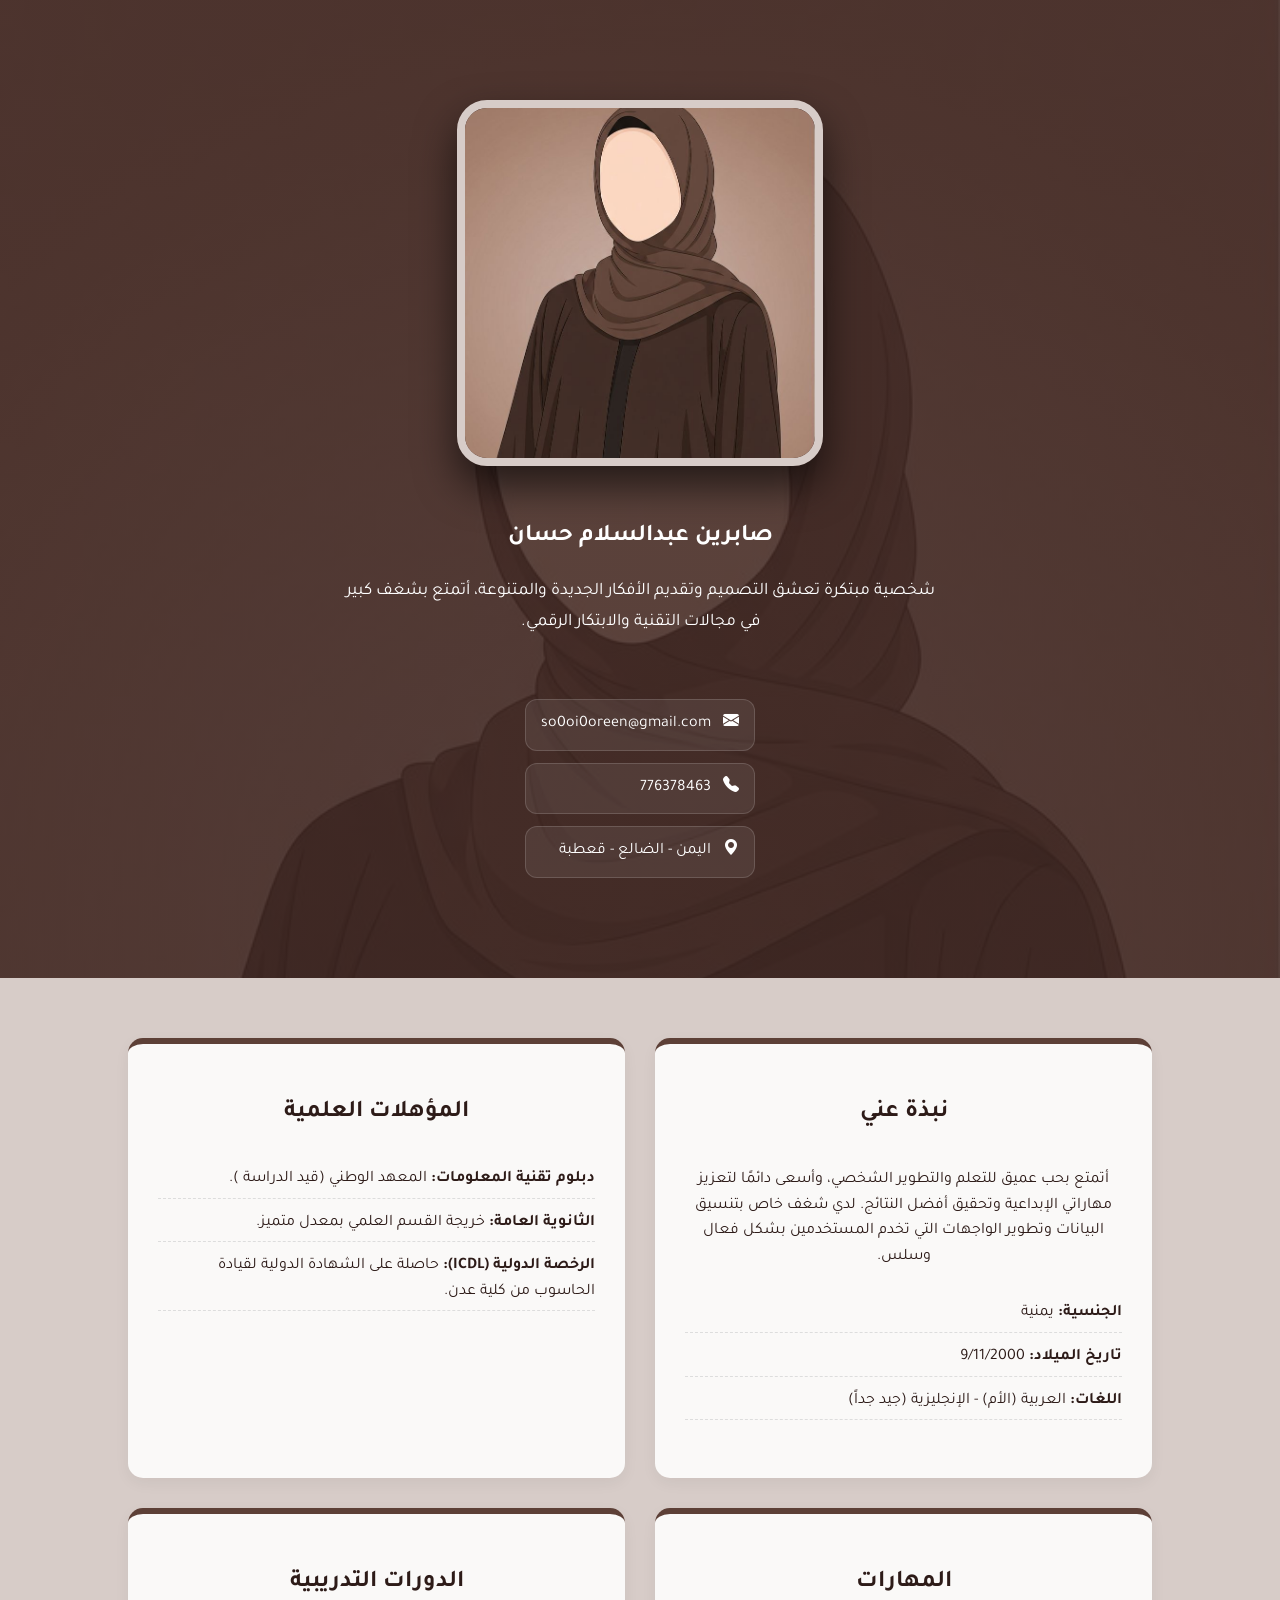
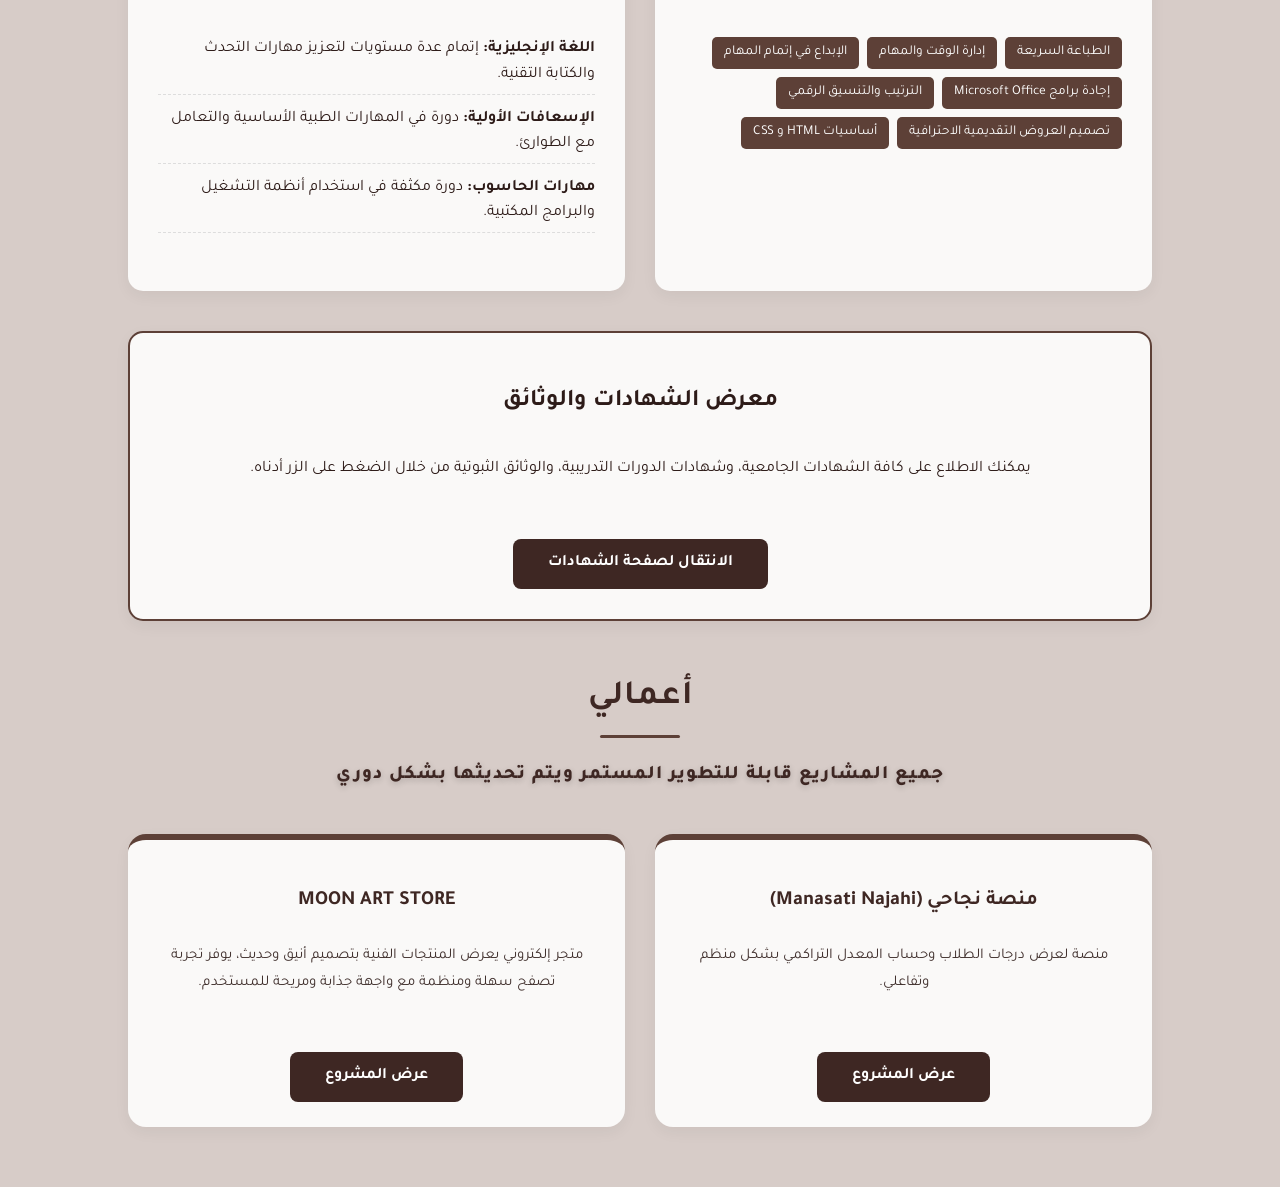
<file: index.html>
<!doctype html>
<html lang="ar" dir="rtl">
  <head>
    <meta charset="UTF-8" />
    <meta name="viewport" content="width=device-width, initial-scale=1.0" />

    <title>السيرة الذاتية | صابرين عبدالسلام</title>

    <link
      href="https://fonts.googleapis.com/css2?family=Tajawal:wght@400;700&display=swap"
      rel="stylesheet"
    />
    <link
      rel="stylesheet"
      href="https://cdn.jsdelivr.net/npm/bootstrap-icons@1.11.3/font/bootstrap-icons.min.css"
    />
    <link rel="stylesheet" href="style.css" />
  </head>
  <body>
    <section id="home">
      <div class="home-content">
        <div class="avatar-wrapper">
          <img src="avatar.jpg" class="avatar" alt="صابرين عبدالسلام" />
        </div>
        <div class="hero-text">
          <h1 class="name">صابرين عبدالسلام حسان</h1>
          <p class="tagline">
            شخصية مبتكرة تعشق التصميم وتقديم الأفكار الجديدة والمتنوعة، أتمتع
            بشغف كبير في مجالات التقنية والابتكار الرقمي.
          </p>
          <div class="contact-info-top">
            <div class="contact-info-top">
              <p>
                <a href="mailto:so0oi0oreen@gmail.com">
                  <i class="bi bi-envelope-fill"></i>
                  so0oi0oreen@gmail.com
                </a>
              </p>

              <p>
                <a href="tel:+967776378463">
                  <i class="bi bi-telephone-fill"></i>
                  776378463
                </a>
              </p>

              <p>
                <a
                  href="https://www.google.com/maps?q=الضالع+قعطبة"
                  target="_blank"
                >
                  <i class="bi bi-geo-alt-fill"></i>
                  اليمن - الضالع - قعطبة
                </a>
              </p>
            </div>
          </div>
        </div>
      </div>
    </section>

    <div class="container">
      <div class="grid">
        <section class="card">
          <h2><i class="fa fa-user"></i> نبذة عني</h2>
          <p>
            أتمتع بحب عميق للتعلم والتطوير الشخصي، وأسعى دائمًا لتعزيز مهاراتي
            الإبداعية وتحقيق أفضل النتائج. لدي شغف خاص بتنسيق البيانات وتطوير
            الواجهات التي تخدم المستخدمين بشكل فعال وسلس.
          </p>
          <ul class="personal-details">
            <li><strong>الجنسية:</strong> يمنية</li>
            <li><strong>تاريخ الميلاد:</strong> 9/11/2000</li>
            <li>
              <strong>اللغات:</strong> العربية (الأم) - الإنجليزية (جيد جداً)
            </li>
          </ul>
        </section>

        <section class="card">
          <h2><i class="fa fa-graduation-cap"></i> المؤهلات العلمية</h2>
          <ul class="personal-details">
            <li>
              <strong>دبلوم تقنية المعلومات:</strong> المعهد الوطني (قيد الدراسة
              ).
            </li>
            <li>
              <strong>الثانوية العامة:</strong> خريجة القسم العلمي بمعدل متميز.
            </li>
            <li>
              <strong>الرخصة الدولية (ICDL):</strong> حاصلة على الشهادة الدولية
              لقيادة الحاسوب من كلية عدن.
            </li>
          </ul>
        </section>
      </div>

      <div class="grid" style="margin-top: 30px">
        <section class="card">
          <h2><i class="fa fa-star"></i> المهارات</h2>
          <div class="tags">
            <span class="tag">الطباعة السريعة </span>
            <span class="tag">إدارة الوقت والمهام</span>
            <span class="tag">الإبداع في إتمام المهام</span>
            <span class="tag">إجادة برامج Microsoft Office</span>
            <span class="tag">الترتيب والتنسيق الرقمي</span>
            <span class="tag">تصميم العروض التقديمية الاحترافية</span>
            <span class="tag">أساسيات HTML و CSS</span>
          </div>
        </section>

        <section class="card">
          <h2><i class="fa fa-book"></i> الدورات التدريبية</h2>
          <ul class="personal-details">
            <li>
              <strong>اللغة الإنجليزية:</strong> إتمام عدة مستويات لتعزيز مهارات
              التحدث والكتابة التقنية.
            </li>
            <li>
              <strong>الإسعافات الأولية:</strong> دورة في المهارات الطبية
              الأساسية والتعامل مع الطوارئ.
            </li>
            <li>
              <strong>مهارات الحاسوب:</strong> دورة مكثفة في استخدام أنظمة
              التشغيل والبرامج المكتبية.
            </li>
          </ul>
        </section>
      </div>

      <section id="certificates-section" style="margin-top: 40px">
        <div
          class="card"
          style="text-align: center; border: 2px solid var(--mid-brown)"
        >
          <h2><i class="fa fa-certificate"></i> معرض الشهادات والوثائق</h2>
          <p>
            يمكنك الاطلاع على كافة الشهادات الجامعية، وشهادات الدورات التدريبية،
            والوثائق الثبوتية من خلال الضغط على الزر أدناه.
          </p>
          <br />
          <a href="certificates.html" class="btn-main"
            >الانتقال لصفحة الشهادات</a
          >
        </div>
      </section>
      <section id="projects" style="margin-top: 50px">
        <h2 class="center-title">أعمالي</h2>
        <p class="section-note">
          جميع المشاريع قابلة للتطوير المستمر ويتم تحديثها بشكل دوري
        </p>
        <div class="grid">
          <div class="card project-card">
            <h3>منصة نجاحي (Manasati Najahi)</h3>
            <p>
              منصة لعرض درجات الطلاب وحساب المعدل التراكمي بشكل منظم وتفاعلي.
            </p>
            <br />
            <a
              href="https://sabreenabdulsalam.github.io/StudentGradesSystem/"
              target="_blank"
              class="btn-main"
              >عرض المشروع</a
            >
          </div>
          <div class="card project-card">
            <h3>MOON ART STORE</h3>

            <p>
              متجر إلكتروني يعرض المنتجات الفنية بتصميم أنيق وحديث، يوفر تجربة
              تصفح سهلة ومنظمة مع واجهة جذابة ومريحة للمستخدم.
            </p>

            <br />

            <a
              href="https://sabreenabdulsalam.github.io/MOON-ART-STORE/"
              target="_blank"
              class="btn-main"
            >
              عرض المشروع
            </a>
          </div>
        </div>
      </section>
    </div>
  </body>
</html>
</file>
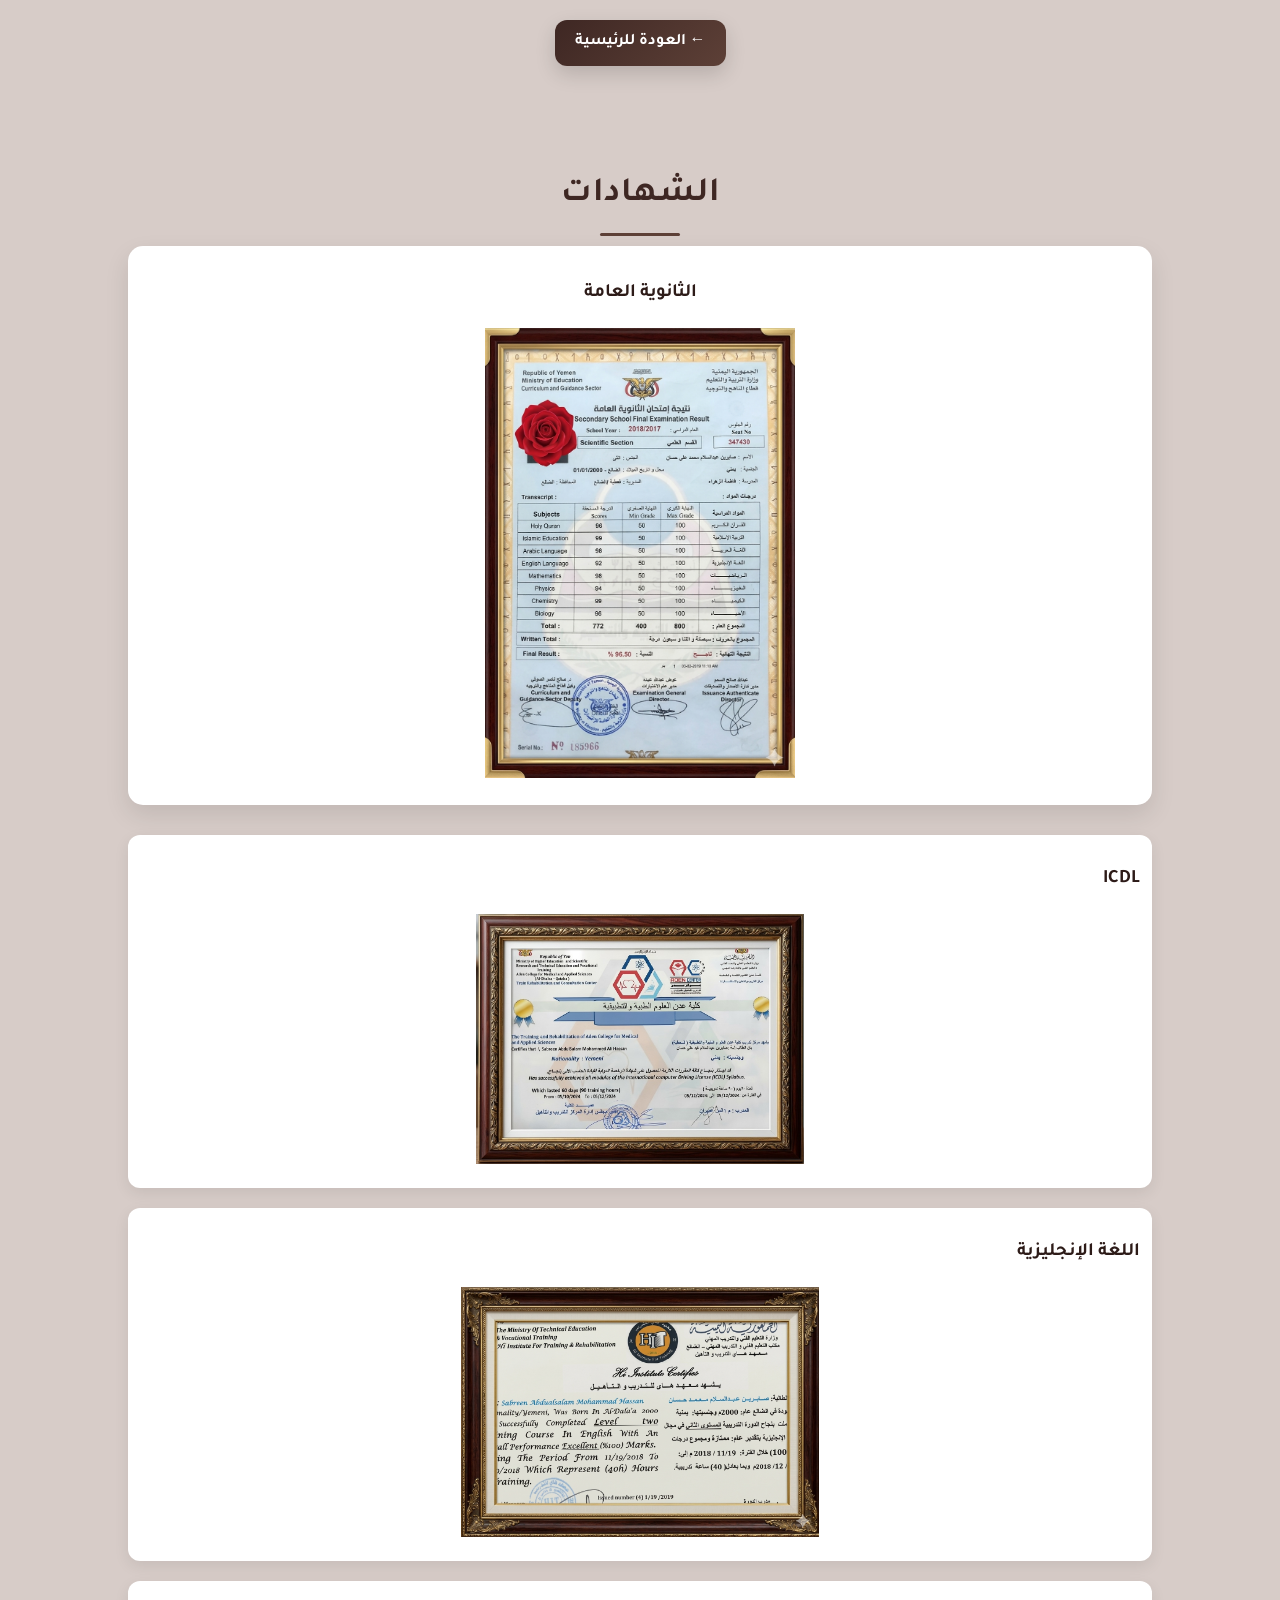
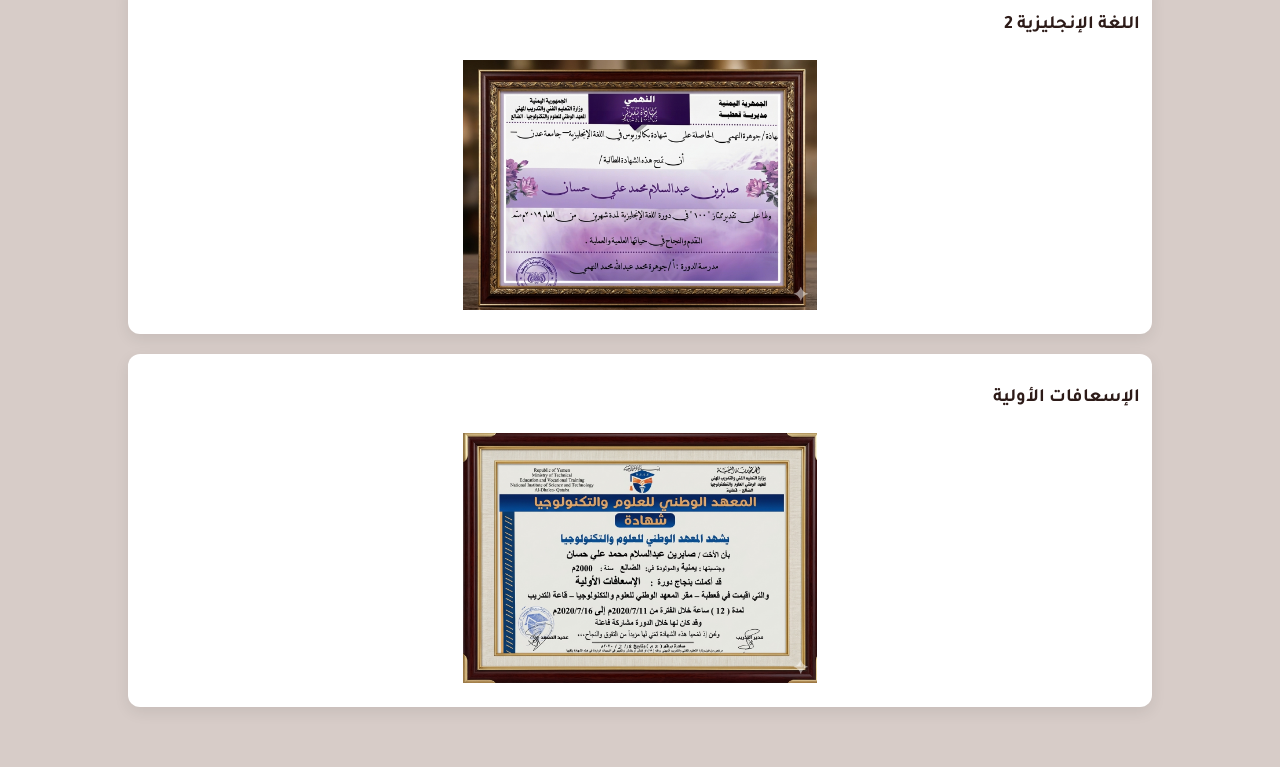
<file: certificates.html>
<!doctype html>
<html lang="ar" dir="rtl">
  <head>
    <meta charset="UTF-8" />
    <meta name="viewport" content="width=device-width, initial-scale=1.0" />
    <title>الشهادات | صابرين</title>
    <link rel="stylesheet" href="style.css" />
    <link
      href="https://fonts.googleapis.com/css2?family=Tajawal:wght@400;700&display=swap"
      rel="stylesheet"
    />
  </head>
  <body>
    <div class="back-nav">
      <a href="index.html" class="back-btn">← العودة للرئيسية</a>
    </div>

    <div class="container">
      <h1 class="center-title">الشهادات</h1>

      <!-- الثانوية (كرت مميز) -->
      <div class="hero-cert">
        <h3>الثانوية العامة</h3>
        <img src="high_school.jpg" alt="الثانوية" />
      </div>

      <!-- باقي الشهادات -->
      <div class="cert-list">
        <div class="cert-item">
          <h3>ICDL</h3>
          <img src="icdl_cert.jpg" alt="" />
        </div>

        <div class="cert-item">
          <h3>اللغة الإنجليزية</h3>
          <img src="english_1.jpg" alt="" />
        </div>

        <div class="cert-item">
          <h3>اللغة الإنجليزية 2</h3>
          <img src="english_2.jpg" alt="" />
        </div>

        <div class="cert-item">
          <h3>الإسعافات الأولية</h3>
          <img src="first_aid.jpg" alt="" />
        </div>
      </div>
    </div>
  </body>
</html>
</file>
<file: style.css>
/* 1. المتغيرات والألوان */
:root {
  --dark-brown: #3e2723;
  --mid-brown: #5d4037;
  --warm-beige: #d7ccc8;
  --light-cream: #faf9f8;
  --text-color: #2d1b18;
}

/* 2. الإعدادات العامة */
body {
  font-family: "Tajawal", sans-serif;
  margin: 0;
  padding: 0;
  direction: rtl; /* اتجاه الصفحة من اليمين */
  background-color: var(--warm-beige);
  color: var(--text-color);
  line-height: 1.6;
  overflow-x: hidden;
}

/* 3. الهيدر والخلفية الكبيرة */
#home {
  background:
    linear-gradient(rgba(62, 39, 35, 0.85), rgba(62, 39, 35, 0.85)),
    url("avatar.jpg");
  background-size: cover;
  background-position: center 25%;
  color: white;
  padding: 100px 20px;
  display: flex;
  justify-content: center;
  align-items: center;
  min-height: 600px;
}
.home-content {
  display: flex;
  flex-direction: column;
  align-items: center;
  justify-content: center;

  text-align: center;
  gap: 20px;

  max-width: 900px;
  margin: 0 auto;
}
.hero-text {
  text-align: center;
  max-width: 600px;
  margin: 0 auto;
}

.tagline {
  text-align: center;
  line-height: 1.8;
  font-size: 1.1rem;
  margin: 0 auto;
}
.avatar {
  width: 350px; /* الحجم الكبير المطلوب */
  height: 350px;
  border: 8px solid var(--warm-beige);
  border-radius: 30px;
  object-fit: cover;
  box-shadow: 0 20px 40px rgba(0, 0, 0, 0.6);
}

/* 4. الشبكة والصناديق (الحل لليسار) */
.container {
  padding: 60px 10%;
  max-width: 1200px;
  margin: auto;
}

.grid {
  display: grid;
  grid-template-columns: repeat(auto-fit, minmax(320px, 1fr));
  gap: 30px;
  direction: rtl; /* إجبار الترتيب من اليمين */
  justify-content: center; /* توسيط الصناديق في الشاشة */
}

.card {
  background: var(--light-cream);
  padding: 30px;
  border-radius: 15px;
  box-shadow: 0 5px 15px rgba(0, 0, 0, 0.05);
  border-top: 6px solid var(--mid-brown);
  transition: all 0.3s ease;
  cursor: pointer;
  text-align: right; /* محاذاة النص لليمين */
}

.card:active {
  transform: scale(0.97);
}

/* 5. تفاصيل القوائم */
.personal-details {
  list-style: none;
  padding: 0;
  margin-top: 15px;
}

.personal-details li {
  margin-bottom: 12px;
  border-bottom: 1px dashed #ddd;
  padding-bottom: 5px;
}

.tags {
  display: flex;
  flex-wrap: wrap;
  gap: 8px;
  margin-top: 15px;
}
.tag {
  background: var(--mid-brown);
  color: white;
  padding: 5px 12px;
  border-radius: 5px;
  font-size: 0.85rem;
}

/* 6. الأزرار والمشاريع */
.center-title {
  text-align: center;
  color: var(--dark-brown);
  margin-bottom: 10px;
  font-size: 2.5rem;
}

.certificates-main-card {
  text-align: center;
  border: 2px solid var(--mid-brown);
}

.btn-main {
  background: var(--dark-brown);
  color: white !important;
  padding: 12px 35px;
  text-decoration: none;
  border-radius: 8px;
  display: inline-block;
  font-weight: bold;
  transition: 0.3s;
  border: none;
}

.btn-main:hover {
  background: var(--mid-brown);
  transform: scale(1.05);
}

/* 7. الفوتر */
.footer {
  background: var(--dark-brown);
  color: var(--warm-beige);
  padding: 30px;
  text-align: center;
  margin-top: 50px;
}

/* 8. التجاوب مع الجوال */
@media (max-width: 768px) {
  .home-content {
    flex-direction: column;
    text-align: center;
  }
  .name {
    font-size: 2.2rem;
  }
  .contact-info-top a {
    justify-content: center;
  }
  .container {
    padding: 30px 5%;
  }
}
/* هذا الكود يضمن توسيط الأزرار داخل الصناديق */
.card {
  display: flex;
  flex-direction: column;
  align-items: center; /* يمركز كل محتويات الصندوق في الوسط */
  text-align: center; /* يمركز النصوص أيضاً */
}

/* لضمان بقاء الأزرار في المنتصف دائماً */
.btn-main {
  margin: 15px auto 0 auto; /* يعطي مسافة تلقائية من اليمين واليسار لتوسيطه */
  display: inline-block;
}

/* إذا أردتِ بقاء نصوص القوائم (مثل تاريخ الميلاد) لليمين، أضيفي هذا */
.personal-details {
  width: 100%;
  text-align: right;
}
/* توسيط عنوان وأيقونة معرض الشهادات */
.certificates-main-card {
  text-align: center !important;
}

.certificates-main-card h2 {
  justify-content: center !important;
  text-align: center !important;
  display: flex;
  align-items: center;
  gap: 10px;
}
#projects {
  margin-top: 50px;
}
.center-title {
  text-align: center;
  font-size: 34px;
  color: var(--dark-brown);
  margin-bottom: 10px;
  letter-spacing: 1px;
  position: relative;
}

.center-title::after {
  content: "";
  width: 80px;
  height: 3px;
  background: var(--mid-brown);
  display: block;
  margin: 10px auto 0;
  border-radius: 10px;
}

.project-card {
  text-align: center;
  padding: 25px;
  border-radius: 18px;
  transition: 0.3s ease;
}

.project-card h3 {
  color: var(--dark-brown);
  margin-bottom: 10px;
  font-size: 20px;
}

.project-card p {
  font-size: 15px;
  line-height: 1.8;
  color: var(--text-color);
  opacity: 0.9;
}
.card {
  transition: all 0.3s ease;
}

.card:hover {
  transform: translateY(-8px);
  box-shadow: 0 18px 40px rgba(0, 0, 0, 0.15);
}
.section-note {
  grid-column: 1 / -1;
  text-align: center;

  font-size: 19px;
  font-weight: 800;
  color: var(--dark-brown);

  margin: 10px auto 30px;
  max-width: 750px;
  line-height: 1.9;

  letter-spacing: 1px;
  text-shadow: 0 2px 6px rgba(0, 0, 0, 0.2);

  background: linear-gradient(to right, transparent, #d7ccc8, transparent);
  padding: 10px 15px;
  border-radius: 10px;
}
.contact-info-top {
  margin-top: 30px;
  display: flex;
  flex-direction: column;
  gap: 12px;
  align-items: center;
}

/* كل عنصر كـ بطاقة */
.contact-info-top p {
  margin: 0;
  width: 100%;
  max-width: 320px;
}

.contact-info-top a {
  display: flex;
  align-items: center;
  gap: 12px;

  padding: 12px 15px;
  border-radius: 12px;

  background: rgba(255, 255, 255, 0.08);
  border: 1px solid rgba(255, 255, 255, 0.15);

  color: white;
  text-decoration: none;
  font-size: 1rem;

  transition: 0.3s ease;
}

/* هوفر احترافي */
.contact-info-top a:hover {
  background: rgba(255, 255, 255, 0.15);
  transform: translateY(-3px);
}
.box {
  display: flex; /* يجعل الأيقونة والنص في سطر واحد */
  align-items: center; /* محاذاة عمودية في المنتصف */
  padding: 10px;
  border: 1px solid #ccc;
  border-radius: 8px;
  margin-bottom: 10px;
  direction: rtl; /* لضبط اتجاه النص العربي */
}

.box i {
  margin-left: 15px; /* مسافة بين الأيقونة والنص */
  font-size: 18px; /* حجم الأيقونة */
  color: #555; /* لون الأيقونة */
}
/* الثانوية (كرت رئيسي فخم) */
.hero-cert {
  background: #fff;
  padding: 15px;
  border-radius: 15px;
  text-align: center;
  margin-bottom: 30px;
  box-shadow: 0 10px 25px rgba(0, 0, 0, 0.1);
}

.hero-cert img {
  width: 100%;
  max-height: 450px;
  object-fit: contain; /* مهم: بدون قص */
  border-radius: 12px;
}

/* باقي الشهادات */
.cert-list {
  display: flex;
  flex-direction: column;
  gap: 20px;
}

.cert-item {
  background: #fff;
  padding: 12px;
  border-radius: 12px;
  box-shadow: 0 5px 15px rgba(0, 0, 0, 0.08);
}

.cert-item img {
  width: 100%;
  max-height: 250px;
  object-fit: contain; /* بدون قص */
  border-radius: 10px;
}
.back-nav {
  text-align: center;
  padding: 20px;
}

.back-btn {
  display: inline-block;
  padding: 10px 20px;
  background: linear-gradient(135deg, #3e2723, #5d4037);
  color: white;
  text-decoration: none;
  border-radius: 12px;
  font-weight: bold;
  transition: 0.3s ease;
  box-shadow: 0 8px 20px rgba(0, 0, 0, 0.15);
}

.back-btn:hover {
  transform: translateY(-3px);
  box-shadow: 0 12px 25px rgba(0, 0, 0, 0.25);
}
</file>
